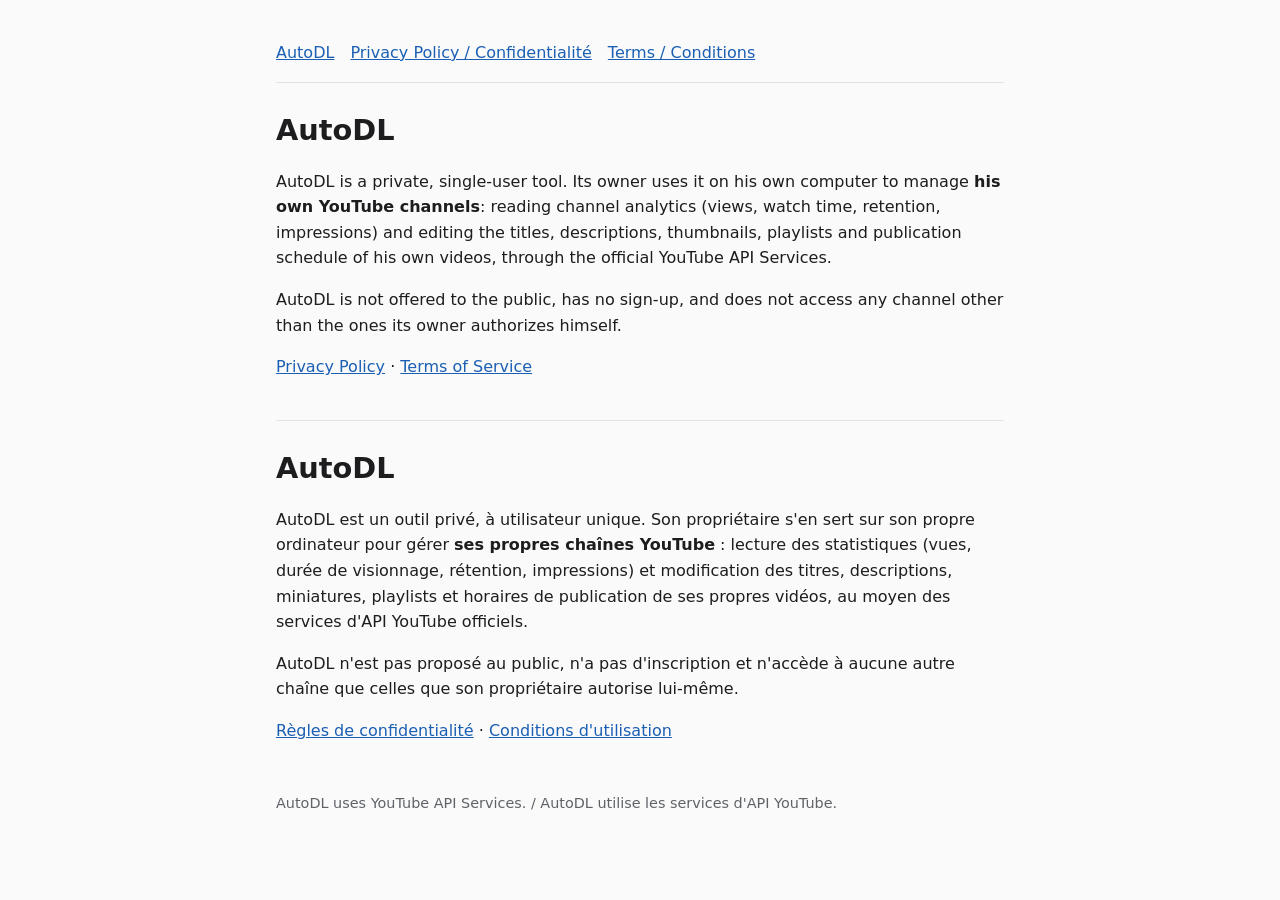
<file: index.html>
<!doctype html>
<html lang="en">
<head>
<meta charset="utf-8">
<meta name="viewport" content="width=device-width, initial-scale=1">
<title>AutoDL</title>
<link rel="stylesheet" href="style.css">
</head>
<body>
<main>
<nav><a href="./">AutoDL</a><a href="privacy.html">Privacy Policy / Confidentialité</a><a href="terms.html">Terms / Conditions</a></nav>

<section lang="en">
<h1>AutoDL</h1>
<p>AutoDL is a private, single-user tool. Its owner uses it on his own computer to manage <strong>his own YouTube
channels</strong>: reading channel analytics (views, watch time, retention, impressions) and editing the titles,
descriptions, thumbnails, playlists and publication schedule of his own videos, through the official YouTube API
Services.</p>
<p>AutoDL is not offered to the public, has no sign-up, and does not access any channel other than the ones its owner
authorizes himself.</p>
<p><a href="privacy.html">Privacy Policy</a> · <a href="terms.html">Terms of Service</a></p>
</section>

<section lang="fr">
<h1>AutoDL</h1>
<p>AutoDL est un outil privé, à utilisateur unique. Son propriétaire s'en sert sur son propre ordinateur pour gérer
<strong>ses propres chaînes YouTube</strong> : lecture des statistiques (vues, durée de visionnage, rétention,
impressions) et modification des titres, descriptions, miniatures, playlists et horaires de publication de ses
propres vidéos, au moyen des services d'API YouTube officiels.</p>
<p>AutoDL n'est pas proposé au public, n'a pas d'inscription et n'accède à aucune autre chaîne que celles que son
propriétaire autorise lui-même.</p>
<p><a href="privacy.html">Règles de confidentialité</a> · <a href="terms.html">Conditions d'utilisation</a></p>
</section>

<footer>AutoDL uses YouTube API Services. / AutoDL utilise les services d'API YouTube.</footer>
</main>
</body>
</html>
</file>
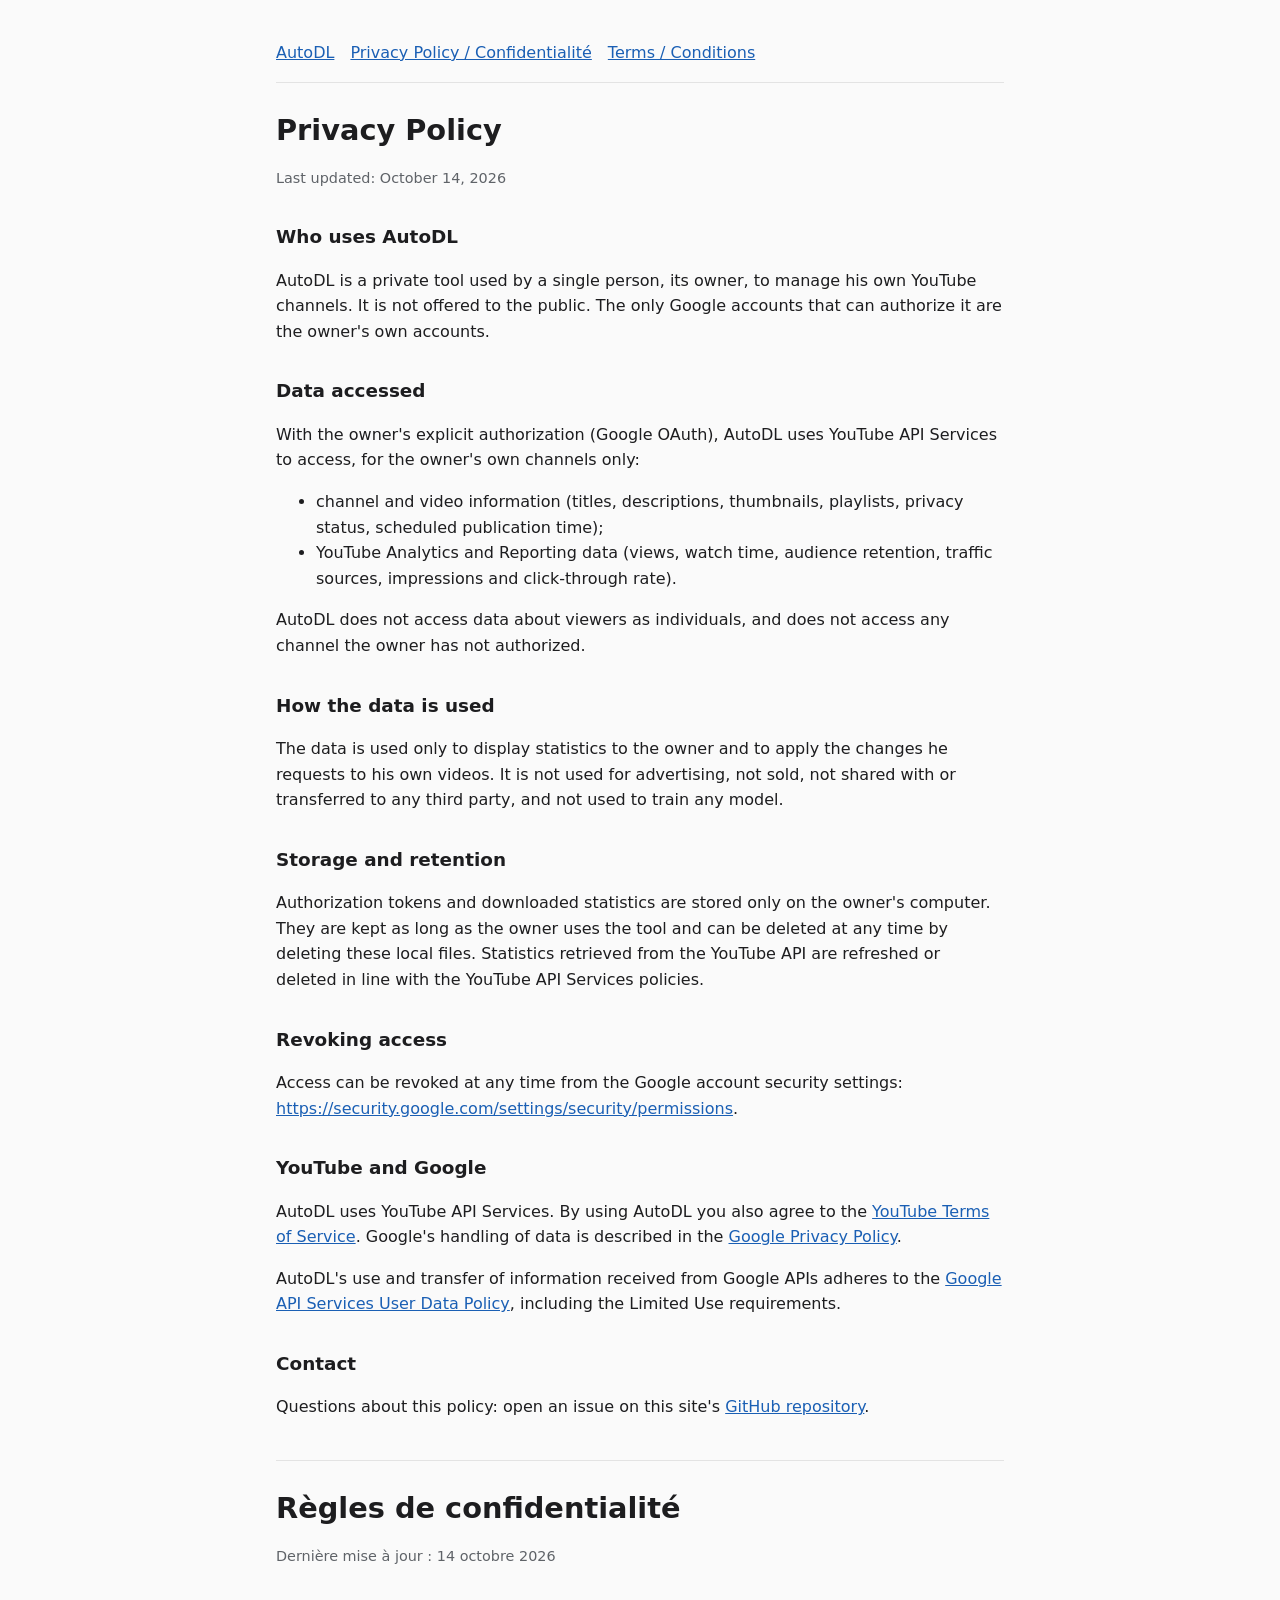
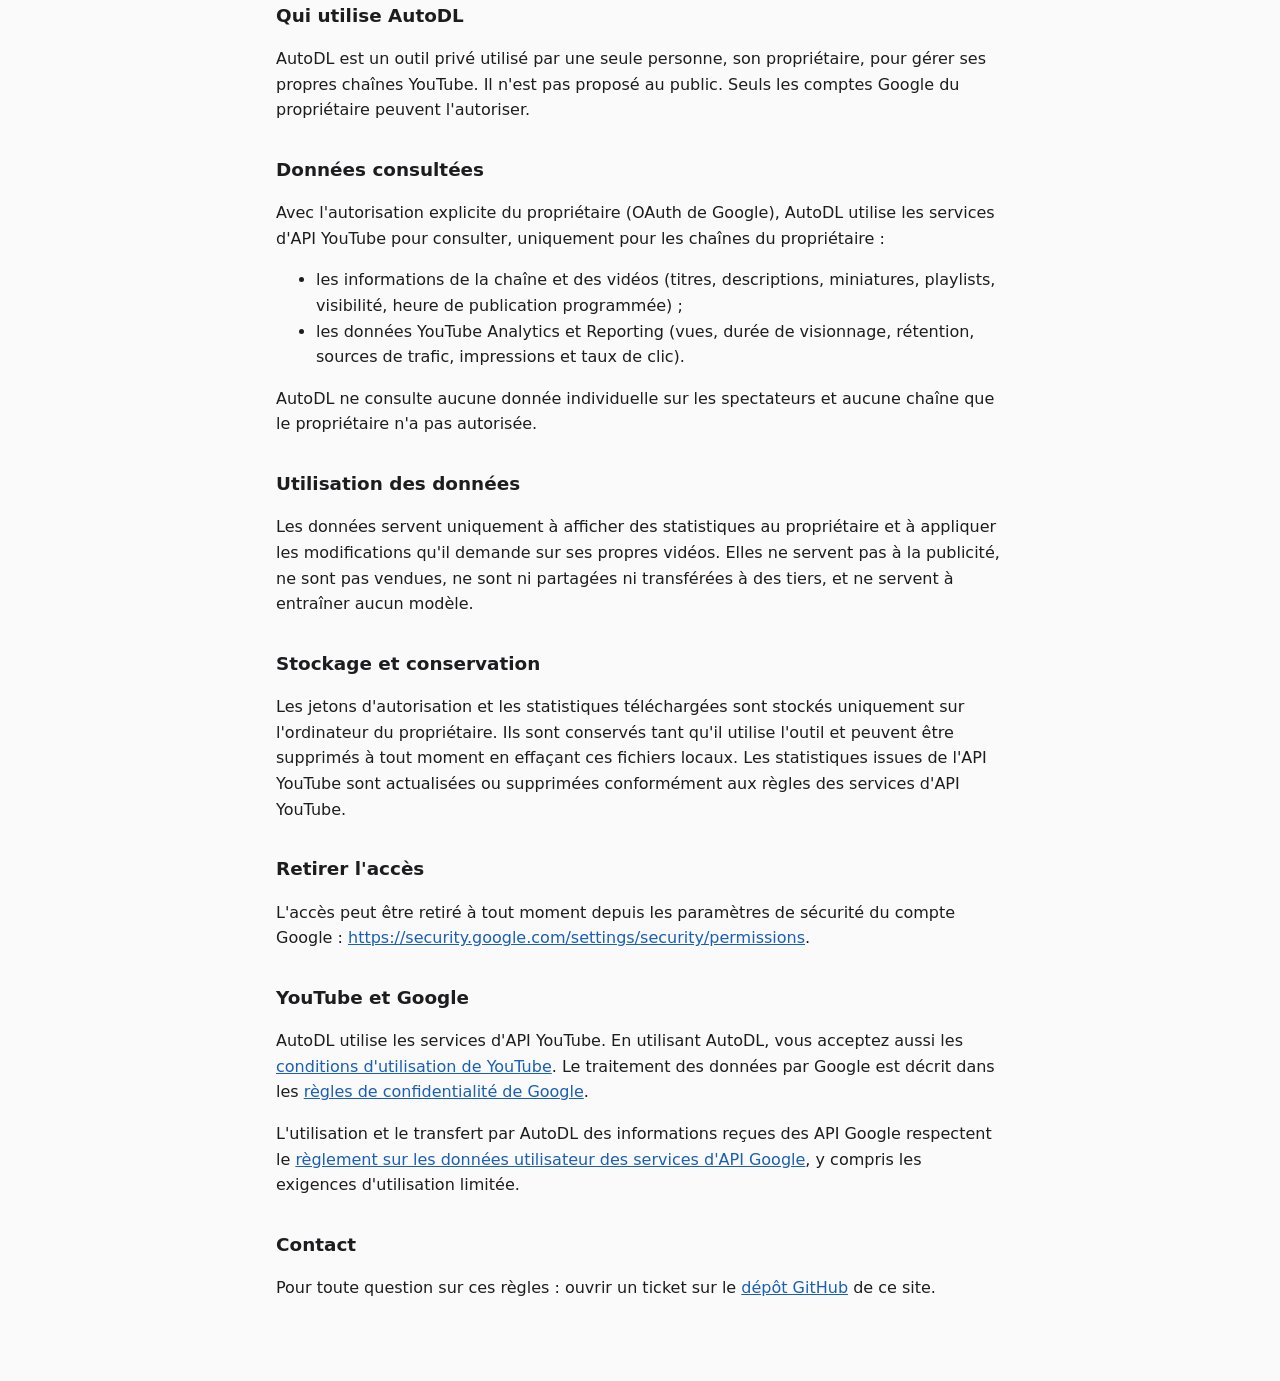
<file: privacy.html>
<!doctype html>
<html lang="en">
<head>
<meta charset="utf-8">
<meta name="viewport" content="width=device-width, initial-scale=1">
<title>AutoDL Privacy Policy</title>
<link rel="stylesheet" href="style.css">
</head>
<body>
<main>
<nav><a href="./">AutoDL</a><a href="privacy.html">Privacy Policy / Confidentialité</a><a href="terms.html">Terms / Conditions</a></nav>

<section lang="en">
<h1>Privacy Policy</h1>
<p class="maj">Last updated: October 14, 2026</p>

<h2>Who uses AutoDL</h2>
<p>AutoDL is a private tool used by a single person, its owner, to manage his own YouTube channels. It is not
offered to the public. The only Google accounts that can authorize it are the owner's own accounts.</p>

<h2>Data accessed</h2>
<p>With the owner's explicit authorization (Google OAuth), AutoDL uses YouTube API Services to access, for the
owner's own channels only:</p>
<ul>
<li>channel and video information (titles, descriptions, thumbnails, playlists, privacy status, scheduled publication time);</li>
<li>YouTube Analytics and Reporting data (views, watch time, audience retention, traffic sources, impressions and click-through rate).</li>
</ul>
<p>AutoDL does not access data about viewers as individuals, and does not access any channel the owner has not authorized.</p>

<h2>How the data is used</h2>
<p>The data is used only to display statistics to the owner and to apply the changes he requests to his own videos.
It is not used for advertising, not sold, not shared with or transferred to any third party, and not used to train
any model.</p>

<h2>Storage and retention</h2>
<p>Authorization tokens and downloaded statistics are stored only on the owner's computer. They are kept as long as
the owner uses the tool and can be deleted at any time by deleting these local files. Statistics retrieved from the
YouTube API are refreshed or deleted in line with the YouTube API Services policies.</p>

<h2>Revoking access</h2>
<p>Access can be revoked at any time from the Google account security settings:
<a href="https://security.google.com/settings/security/permissions">https://security.google.com/settings/security/permissions</a>.</p>

<h2>YouTube and Google</h2>
<p>AutoDL uses YouTube API Services. By using AutoDL you also agree to the
<a href="https://www.youtube.com/t/terms">YouTube Terms of Service</a>. Google's handling of data is described in the
<a href="https://policies.google.com/privacy">Google Privacy Policy</a>.</p>
<p>AutoDL's use and transfer of information received from Google APIs adheres to the
<a href="https://developers.google.com/terms/api-services-user-data-policy">Google API Services User Data Policy</a>,
including the Limited Use requirements.</p>

<h2>Contact</h2>
<p>Questions about this policy: open an issue on this site's
<a href="https://github.com/Scouteure/autodl/issues">GitHub repository</a>.</p>
</section>

<section lang="fr">
<h1>Règles de confidentialité</h1>
<p class="maj">Dernière mise à jour : 14 octobre 2026</p>

<h2>Qui utilise AutoDL</h2>
<p>AutoDL est un outil privé utilisé par une seule personne, son propriétaire, pour gérer ses propres chaînes
YouTube. Il n'est pas proposé au public. Seuls les comptes Google du propriétaire peuvent l'autoriser.</p>

<h2>Données consultées</h2>
<p>Avec l'autorisation explicite du propriétaire (OAuth de Google), AutoDL utilise les services d'API YouTube pour
consulter, uniquement pour les chaînes du propriétaire :</p>
<ul>
<li>les informations de la chaîne et des vidéos (titres, descriptions, miniatures, playlists, visibilité, heure de publication programmée) ;</li>
<li>les données YouTube Analytics et Reporting (vues, durée de visionnage, rétention, sources de trafic, impressions et taux de clic).</li>
</ul>
<p>AutoDL ne consulte aucune donnée individuelle sur les spectateurs et aucune chaîne que le propriétaire n'a pas autorisée.</p>

<h2>Utilisation des données</h2>
<p>Les données servent uniquement à afficher des statistiques au propriétaire et à appliquer les modifications
qu'il demande sur ses propres vidéos. Elles ne servent pas à la publicité, ne sont pas vendues, ne sont ni partagées
ni transférées à des tiers, et ne servent à entraîner aucun modèle.</p>

<h2>Stockage et conservation</h2>
<p>Les jetons d'autorisation et les statistiques téléchargées sont stockés uniquement sur l'ordinateur du
propriétaire. Ils sont conservés tant qu'il utilise l'outil et peuvent être supprimés à tout moment en effaçant ces
fichiers locaux. Les statistiques issues de l'API YouTube sont actualisées ou supprimées conformément aux règles des
services d'API YouTube.</p>

<h2>Retirer l'accès</h2>
<p>L'accès peut être retiré à tout moment depuis les paramètres de sécurité du compte Google :
<a href="https://security.google.com/settings/security/permissions">https://security.google.com/settings/security/permissions</a>.</p>

<h2>YouTube et Google</h2>
<p>AutoDL utilise les services d'API YouTube. En utilisant AutoDL, vous acceptez aussi les
<a href="https://www.youtube.com/t/terms">conditions d'utilisation de YouTube</a>. Le traitement des données par Google
est décrit dans les <a href="https://policies.google.com/privacy">règles de confidentialité de Google</a>.</p>
<p>L'utilisation et le transfert par AutoDL des informations reçues des API Google respectent le
<a href="https://developers.google.com/terms/api-services-user-data-policy">règlement sur les données utilisateur des
services d'API Google</a>, y compris les exigences d'utilisation limitée.</p>

<h2>Contact</h2>
<p>Pour toute question sur ces règles : ouvrir un ticket sur le
<a href="https://github.com/Scouteure/autodl/issues">dépôt GitHub</a> de ce site.</p>
</section>
</main>
</body>
</html>
</file>
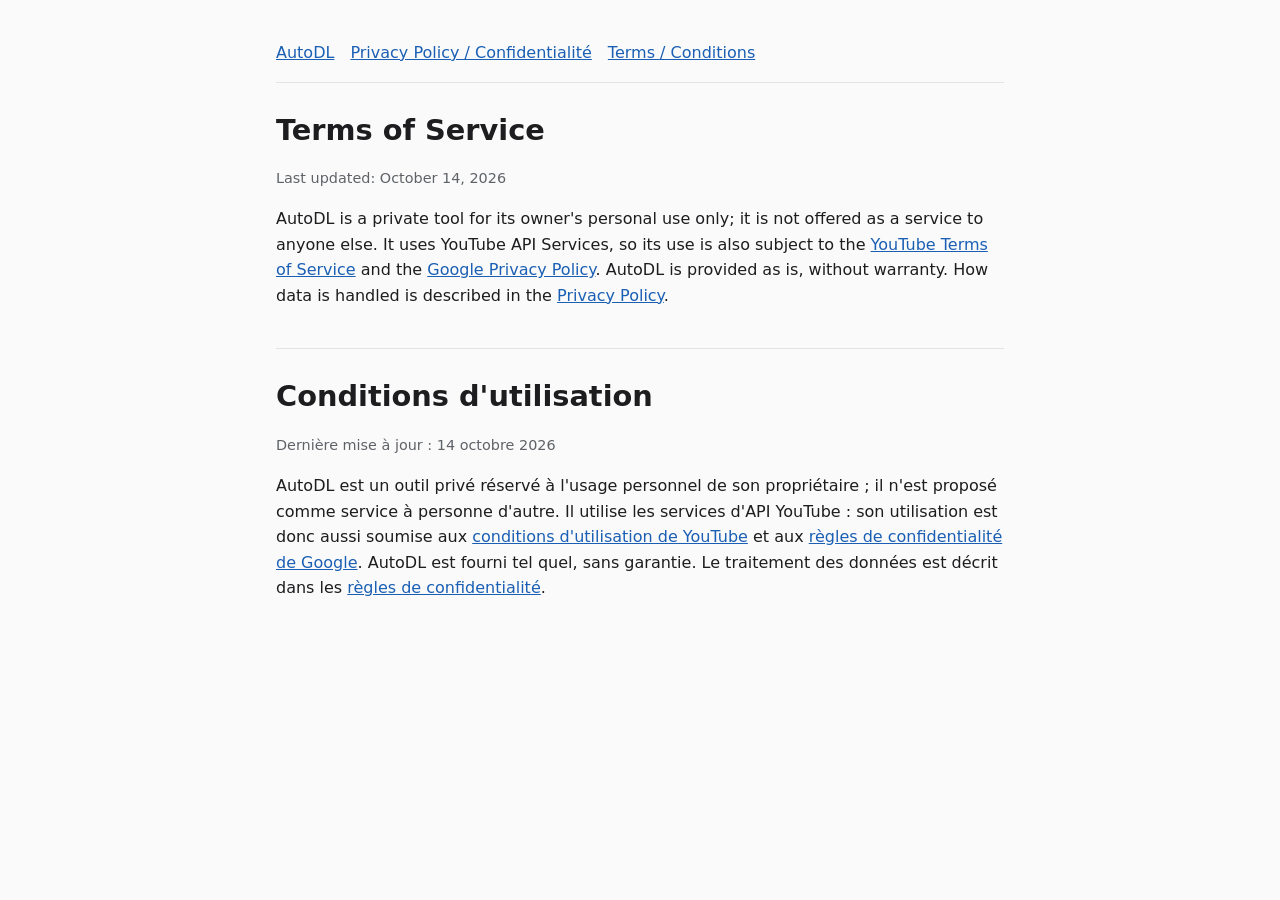
<file: terms.html>
<!doctype html>
<html lang="en">
<head>
<meta charset="utf-8">
<meta name="viewport" content="width=device-width, initial-scale=1">
<title>AutoDL Terms</title>
<link rel="stylesheet" href="style.css">
</head>
<body>
<main>
<nav><a href="./">AutoDL</a><a href="privacy.html">Privacy Policy / Confidentialité</a><a href="terms.html">Terms / Conditions</a></nav>

<section lang="en">
<h1>Terms of Service</h1>
<p class="maj">Last updated: October 14, 2026</p>
<p>AutoDL is a private tool for its owner's personal use only; it is not offered as a service to anyone else. It
uses YouTube API Services, so its use is also subject to the
<a href="https://www.youtube.com/t/terms">YouTube Terms of Service</a> and the
<a href="https://policies.google.com/privacy">Google Privacy Policy</a>. AutoDL is provided as is, without warranty.
How data is handled is described in the <a href="privacy.html">Privacy Policy</a>.</p>
</section>

<section lang="fr">
<h1>Conditions d'utilisation</h1>
<p class="maj">Dernière mise à jour : 14 octobre 2026</p>
<p>AutoDL est un outil privé réservé à l'usage personnel de son propriétaire ; il n'est proposé comme service à
personne d'autre. Il utilise les services d'API YouTube : son utilisation est donc aussi soumise aux
<a href="https://www.youtube.com/t/terms">conditions d'utilisation de YouTube</a> et aux
<a href="https://policies.google.com/privacy">règles de confidentialité de Google</a>. AutoDL est fourni tel quel,
sans garantie. Le traitement des données est décrit dans les <a href="privacy.html">règles de confidentialité</a>.</p>
</section>
</main>
</body>
</html>
</file>
<file: style.css>
:root { --fond: #fafafa; --texte: #1d1d1f; --doux: #5f6368; --lien: #1a5fb4; --bord: #e3e3e3; }
@media (prefers-color-scheme: dark) {
  :root { --fond: #141414; --texte: #ececec; --doux: #a0a0a0; --lien: #8ab4f8; --bord: #2c2c2c; }
}
* { box-sizing: border-box; }
body { margin: 0; background: var(--fond); color: var(--texte);
       font: 16px/1.6 system-ui, -apple-system, "Segoe UI", Roboto, sans-serif; }
main { max-width: 760px; margin: 0 auto; padding: 40px 16px 64px; }
h1 { font-size: 1.8rem; margin: 0 0 4px; }
h2 { font-size: 1.15rem; margin: 32px 0 8px; }
p, li { color: var(--texte); }
.maj, footer { color: var(--doux); font-size: .9rem; }
a { color: var(--lien); }
nav { display: flex; gap: 16px; flex-wrap: wrap; padding-bottom: 16px; margin-bottom: 24px; border-bottom: 1px solid var(--bord); }
section + section { margin-top: 40px; padding-top: 24px; border-top: 1px solid var(--bord); }
footer { margin-top: 48px; }
</file>
